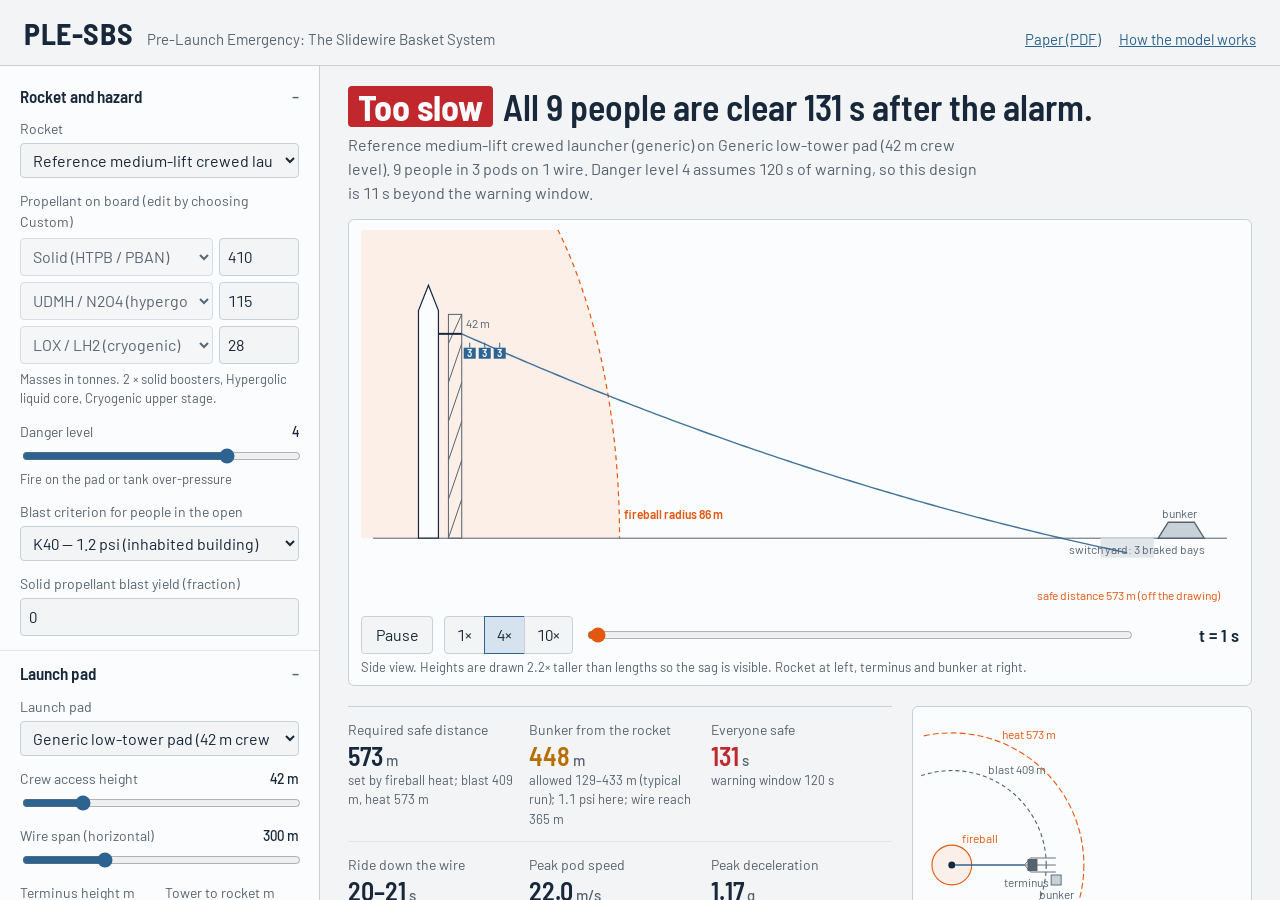
<file: index.html>
<!doctype html>
<html lang="en">
<head>
<meta charset="utf-8">
<meta name="viewport" content="width=device-width, initial-scale=1">
<title>PLE-SBS</title>
<meta http-equiv="refresh" content="0; url=web/">
</head>
<body style="font-family: sans-serif; padding: 16px;">
<p><a href="web/">Open the PLE-SBS evacuation simulator</a></p>
</body>
</html>
</file>
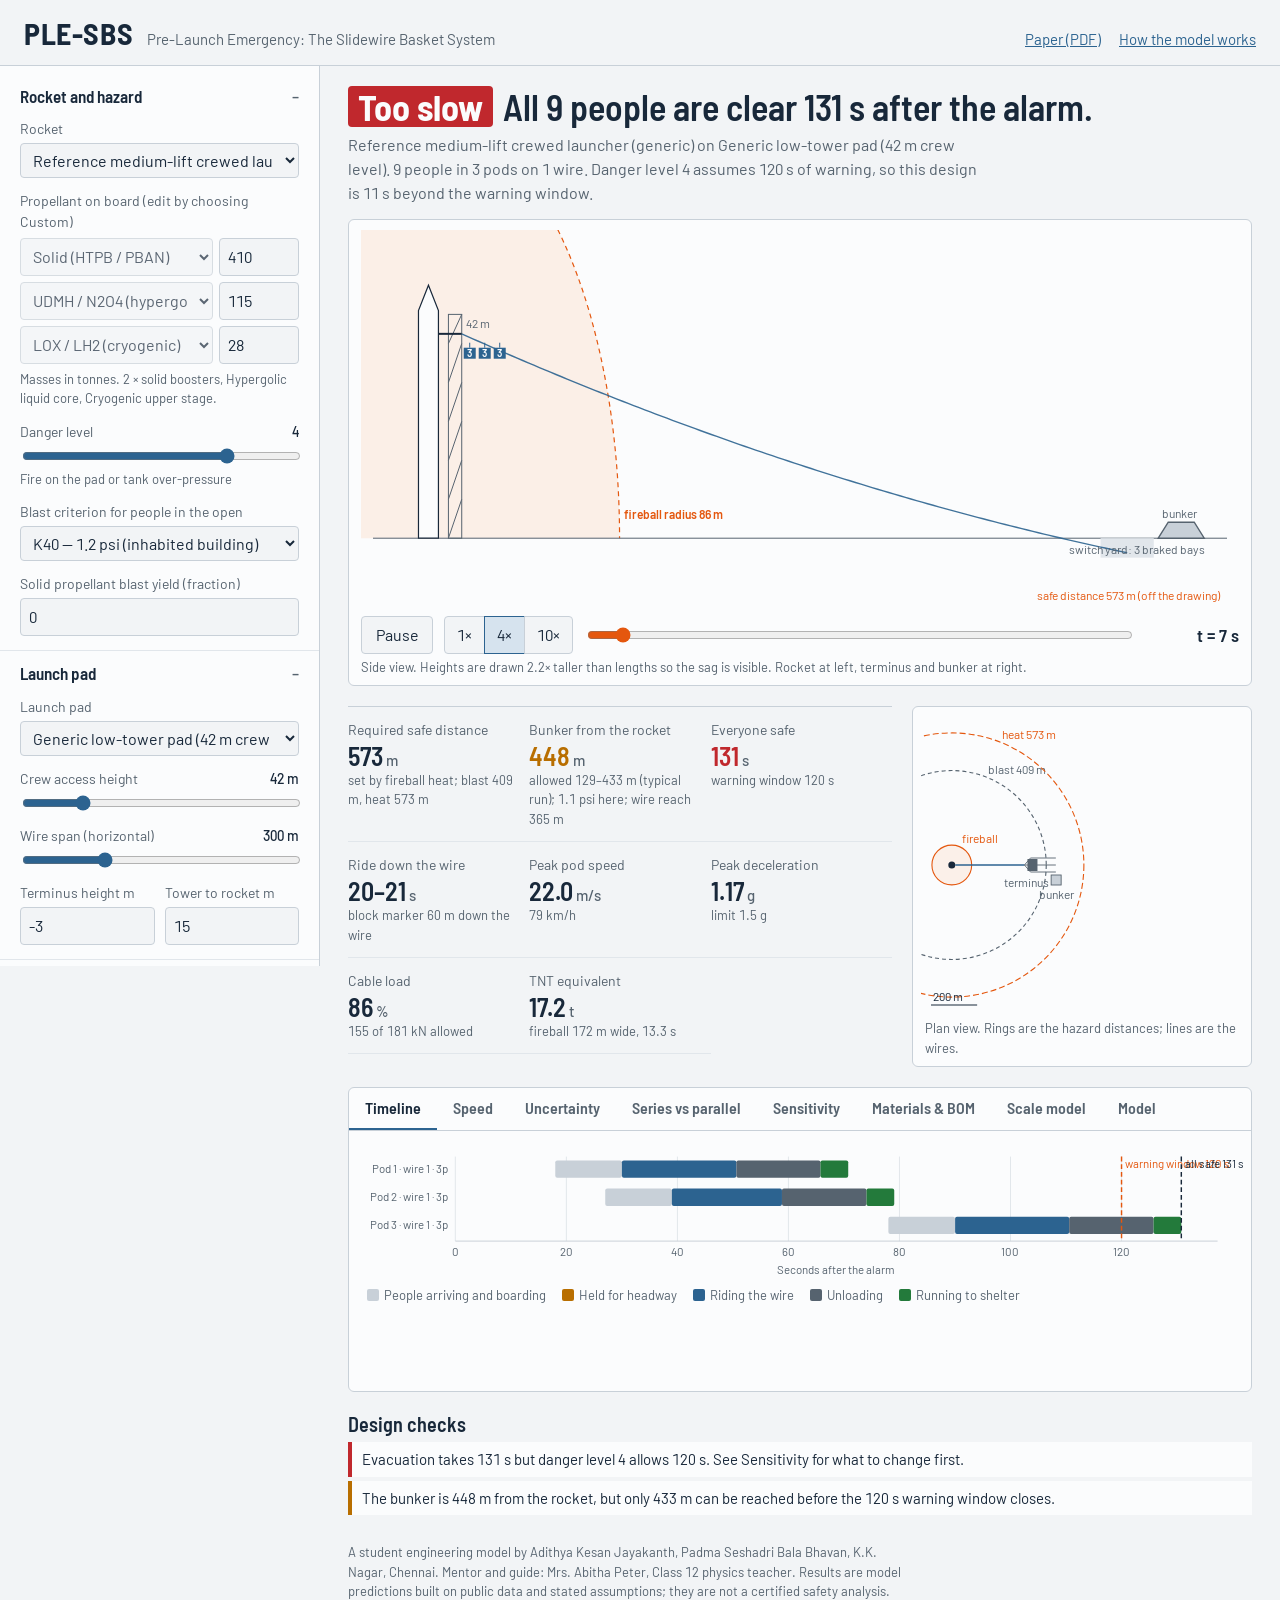
<file: web/index.html>
<!doctype html>
<html lang="en">
<head>
<meta charset="utf-8">
<meta name="viewport" content="width=device-width, initial-scale=1">
<title>PLE-SBS Evacuation Simulator</title>
<meta name="description" content="Pre-Launch Emergency: The Slidewire Basket System. Change the rocket, the pad and the pods, and see whether everyone gets clear in time.">
<link rel="preconnect" href="https://fonts.googleapis.com">
<link rel="preconnect" href="https://fonts.gstatic.com" crossorigin>
<link href="https://fonts.googleapis.com/css2?family=Barlow:wght@400;500;600&family=Barlow+Semi+Condensed:wght@500;600;700&display=swap" rel="stylesheet">
<link rel="stylesheet" href="style.css">
</head>
<body>
<header class="masthead">
  <div class="brand">
    <h1>PLE-SBS</h1>
    <p>Pre-Launch Emergency: The Slidewire Basket System</p>
  </div>
  <nav class="links">
    <a href="#controls" class="to-inputs">Change the inputs</a>
    <a href="../paper/PLE-SBS.pdf">Paper (PDF)</a>
    <a href="#model" data-tab-link="model">How the model works</a>
  </nav>
</header>

<div class="layout">
  <aside class="controls" id="controls" aria-label="Inputs">
    <form id="form" autocomplete="off"></form>
    <div class="control-actions">
      <button type="button" id="reset">Reset to defaults</button>
      <button type="button" id="share">Copy link to this design</button>
    </div>
  </aside>

  <main class="stage">
    <section class="verdict" aria-live="polite">
      <p id="verdict" class="verdict-line">Running the model…</p>
      <p id="verdict-sub" class="verdict-sub"></p>
    </section>

    <section class="drawing">
      <canvas id="elev" aria-label="Side view of the launch pad, slidewires and pods"></canvas>
      <div class="playbar">
        <button type="button" id="play" aria-label="Play">Play</button>
        <div class="speeds" role="group" aria-label="Playback speed">
          <button type="button" data-speed="1">1×</button>
          <button type="button" data-speed="4" class="on">4×</button>
          <button type="button" data-speed="10">10×</button>
        </div>
        <input type="range" id="scrub" min="0" max="200" step="0.1" value="0" aria-label="Time since alarm">
        <output id="clock">t = 0 s</output>
      </div>
      <p class="drawing-note" id="drawing-note"></p>
    </section>

    <section class="figures">
      <dl class="kpis" id="kpis"></dl>
      <figure class="plan">
        <canvas id="plan" aria-label="Plan view: hazard rings, wires and terminus"></canvas>
        <figcaption>Plan view. Rings are the hazard distances; lines are the wires.</figcaption>
      </figure>
    </section>

    <section class="analysis">
      <div class="tabs" role="tablist">
        <button role="tab" data-tab="timeline" aria-selected="true">Timeline</button>
        <button role="tab" data-tab="speed">Speed</button>
        <button role="tab" data-tab="mc">Uncertainty</button>
        <button role="tab" data-tab="trade">Series vs parallel</button>
        <button role="tab" data-tab="sens">Sensitivity</button>
        <button role="tab" data-tab="bom">Materials &amp; BOM</button>
        <button role="tab" data-tab="scale">Scale model</button>
        <button role="tab" data-tab="model">Model</button>
      </div>
      <div class="panel" id="panel-timeline" role="tabpanel"></div>
      <div class="panel" id="panel-speed" role="tabpanel" hidden></div>
      <div class="panel" id="panel-mc" role="tabpanel" hidden>
        <p class="panel-intro">Repeats the evacuation many times with realistic spread in human reaction, boarding, friction, crew mass and wind (up to 34 knots from any direction). The 95th-percentile time is the number to design to.</p>
        <div class="row"><label>Runs <select id="mc-n"><option>200</option><option selected>500</option><option>1000</option></select></label><button type="button" id="mc-run" class="primary">Run Monte Carlo</button></div>
        <div id="mc-out"></div>
      </div>
      <div class="panel" id="panel-trade" role="tabpanel" hidden>
        <p class="panel-intro">Every layout from 1 to 6 wires and 1 to 6 pods per wire. Series = more pods on one wire, released one after another. Parallel = more wires. Cells show time until everyone is safe; outlined cells are the best time for their cost.</p>
        <div class="row"><label>Scenario <select id="trade-scn">
          <option value="inputs">Your crew and timings</option>
          <option value="24" selected>24 people already on the platform</option>
          <option value="36">36 people already on the platform</option>
        </select></label></div>
        <div id="trade-out"></div>
      </div>
      <div class="panel" id="panel-sens" role="tabpanel" hidden>
        <p class="panel-intro">Each input moved 20% down and up while the others stay fixed. Long bars are where design effort pays off.</p>
        <div id="sens-out"></div>
      </div>
      <div class="panel" id="panel-scale" role="tabpanel" hidden>
        <p class="panel-intro">Load runs from the tabletop slidewire (CSV with columns <code>run, wire_length_m, drop_m, mass_kg, time_s, notes</code>). The model fits rolling resistance μ and drag area to the measured times, then compares prediction with measurement.</p>
        <div class="row">
          <label class="file">Choose CSV <input type="file" id="csv" accept=".csv,text/csv"></label>
          <a href="../data/scale_model.csv" download>Download the CSV template</a>
          <a href="../docs/scale-model-protocol.md">Test protocol</a>
        </div>
        <textarea id="csv-text" rows="5" spellcheck="false" placeholder="…or paste CSV rows here"></textarea>
        <div class="row"><button type="button" id="fit" class="primary">Fit model to runs</button></div>
        <div id="scale-out"></div>
      </div>
      <div class="panel" id="panel-bom" role="tabpanel" hidden></div>
      <div class="panel prose" id="panel-model" role="tabpanel" hidden></div>
    </section>

    <section class="checks">
      <h2>Design checks</h2>
      <ul id="flags"></ul>
    </section>

    <footer class="foot">
      <p>A student engineering model by Adithya Kesan Jayakanth, Padma Seshadri Bala Bhavan, K.K. Nagar, Chennai. Mentor and guide: Mrs. Abitha Peter, Class 12 physics teacher. Results are model predictions built on public data and stated assumptions; they are not a certified safety analysis.</p>
    </footer>
  </main>
</div>

<script src="../sim/core.js"></script>
<script src="app.js"></script>
</body>
</html>
</file>
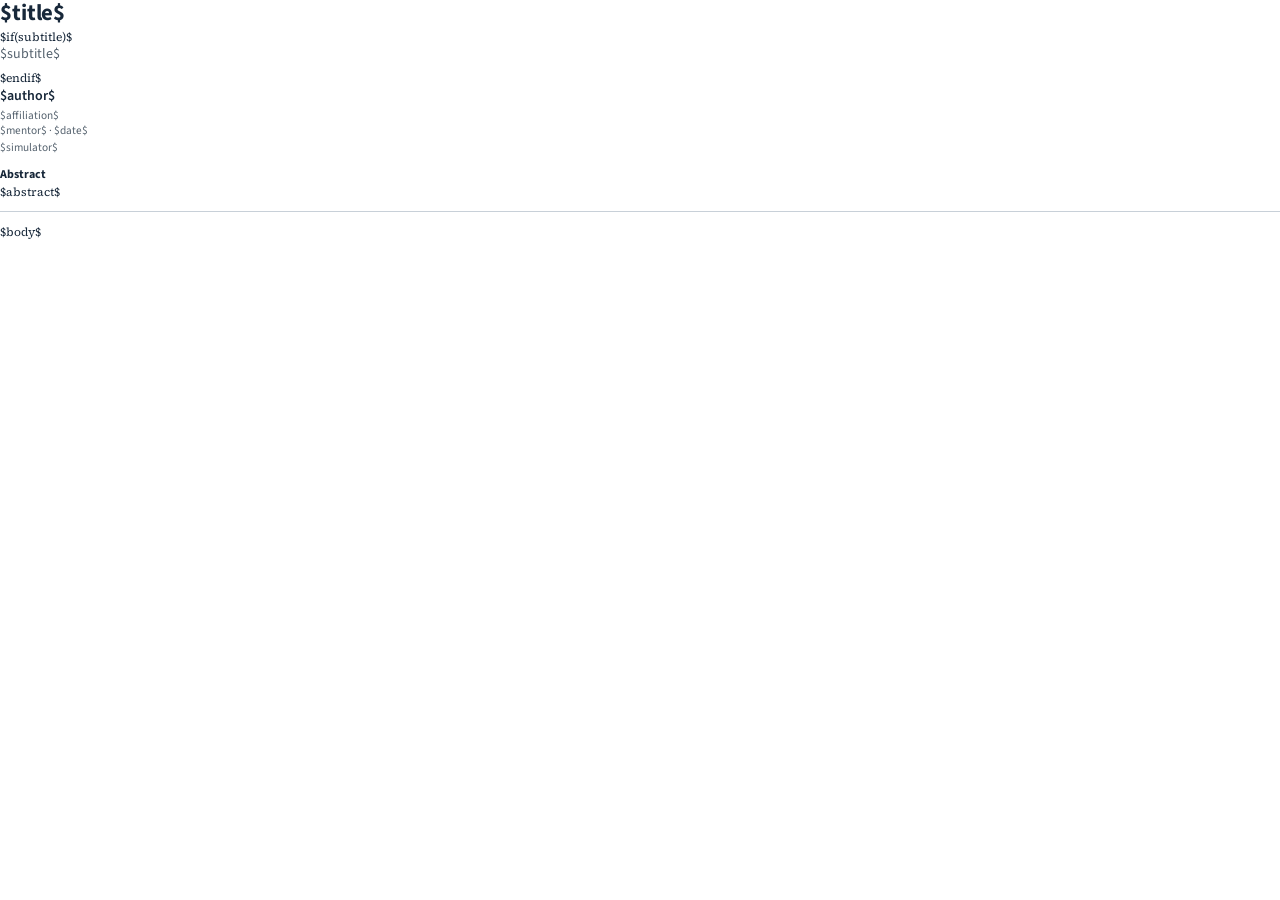
<file: paper/template.html>
<!doctype html>
<html lang="en">
<head>
<meta charset="utf-8">
<title>$title$</title>
<link rel="preconnect" href="https://fonts.googleapis.com">
<link rel="preconnect" href="https://fonts.gstatic.com" crossorigin>
<link href="https://fonts.googleapis.com/css2?family=Source+Serif+4:ital,opsz,wght@0,8..60,400;0,8..60,600;0,8..60,700;1,8..60,400&family=Source+Sans+3:wght@400;600;700&display=swap" rel="stylesheet">
<link rel="stylesheet" href="paper.css">
</head>
<body>
<header class="titleblock">
  <h1 class="title">$title$</h1>
$if(subtitle)$  <p class="subtitle">$subtitle$</p>$endif$
  <p class="author">$author$</p>
  <p class="affil">$affiliation$<br>$mentor$ · $date$</p>
  <p class="affil">$simulator$</p>
  <section class="abstract"><h2>Abstract</h2>$abstract$</section>
</header>
<main class="body">
$body$
</main>
</body>
</html>
</file>
<file: web/style.css>
:root {
  --paper: #f2f4f6;
  --sheet: #fbfcfd;
  --ink: #18283a;
  --graphite: #56636f;
  --rule: #c8d0d8;
  --rule-soft: #e1e6eb;
  --steel: #2c6390;
  --steel-soft: #d6e3ee;
  --hazard: #e4570e;
  --hazard-soft: #fbe3d6;
  --safe: #237a3b;
  --marginal: #b86e00;
  --unsafe: #c0282d;
  --wire-1: #2c6390;
  --wire-2: #6a4c93;
  --wire-3: #1f8a8a;
  --wire-4: #8a5a2b;
  --wire-5: #4d7c0f;
  --wire-6: #9c3d6b;
  --focus: #2c6390;
  --sans: "Barlow", "Helvetica Neue", Arial, sans-serif;
  --cond: "Barlow Semi Condensed", "Barlow", "Arial Narrow", sans-serif;
  color-scheme: light;
}
@media (prefers-color-scheme: dark) {
  :root:not([data-theme="light"]) {
    --paper: #131a22;
    --sheet: #18212b;
    --ink: #e3e9ef;
    --graphite: #9aa7b3;
    --rule: #34414e;
    --rule-soft: #26313c;
    --steel: #7fb2dc;
    --steel-soft: #223447;
    --hazard: #ff7a33;
    --hazard-soft: #3a2418;
    --safe: #5cc27a;
    --marginal: #e8a33a;
    --unsafe: #ff6b6b;
    --wire-1: #7fb2dc;
    --wire-2: #b39ddb;
    --wire-3: #5fcfcf;
    --wire-4: #d9a066;
    --wire-5: #9ccc65;
    --wire-6: #e58fb8;
    --focus: #7fb2dc;
    color-scheme: dark;
  }
}
:root[data-theme="dark"] {
  --paper: #131a22; --sheet: #18212b; --ink: #e3e9ef; --graphite: #9aa7b3; --rule: #34414e; --rule-soft: #26313c;
  --steel: #7fb2dc; --steel-soft: #223447; --hazard: #ff7a33; --hazard-soft: #3a2418; --safe: #5cc27a; --marginal: #e8a33a; --unsafe: #ff6b6b;
  --wire-1: #7fb2dc; --wire-2: #b39ddb; --wire-3: #5fcfcf; --wire-4: #d9a066; --wire-5: #9ccc65; --wire-6: #e58fb8; --focus: #7fb2dc;
  color-scheme: dark;
}

* { box-sizing: border-box; }
html { -webkit-text-size-adjust: 100%; }
body {
  margin: 0;
  background: var(--paper);
  color: var(--ink);
  font: 400 16px/1.5 var(--sans);
  font-variant-numeric: tabular-nums;
}
a { color: var(--steel); }
button, input, select, textarea { font: inherit; color: inherit; }
:focus-visible { outline: 2px solid var(--focus); outline-offset: 2px; }
code { font-size: 0.92em; background: var(--rule-soft); padding: 0 4px; border-radius: 3px; }

/* masthead ------------------------------------------------------------- */
.masthead {
  display: flex; align-items: flex-end; justify-content: space-between; gap: 16px; flex-wrap: wrap;
  padding: 18px 24px 14px; border-bottom: 1px solid var(--rule);
}
.brand { display: flex; align-items: baseline; gap: 14px; flex-wrap: wrap; }
.brand h1 { margin: 0; font: 700 30px/1 var(--cond); letter-spacing: 0.02em; }
.brand p { margin: 0; color: var(--graphite); font-size: 15px; }
.links { display: flex; gap: 18px; font-size: 15px; flex-wrap: wrap; }
.links .to-inputs { display: none; }
@media (max-width: 980px) { .links .to-inputs { display: inline; } }

/* layout --------------------------------------------------------------- */
.layout { display: grid; grid-template-columns: 320px minmax(0, 1fr); min-height: calc(100vh - 64px); }
.controls {
  border-right: 1px solid var(--rule); background: var(--sheet);
  position: sticky; top: 0; height: 100vh; overflow-y: auto; padding: 8px 0 24px;
}
.stage { padding: 20px 28px 40px; min-width: 0; }

/* controls ------------------------------------------------------------- */
.group { border-bottom: 1px solid var(--rule-soft); }
.group > summary {
  list-style: none; cursor: pointer; padding: 12px 20px; font: 600 17px/1.2 var(--cond);
  display: flex; justify-content: space-between; align-items: center;
}
.group > summary::-webkit-details-marker { display: none; }
.group > summary::after { content: "+"; color: var(--graphite); font-weight: 500; }
.group[open] > summary::after { content: "–"; }
.group .body { padding: 0 20px 14px; display: grid; gap: 12px; }
.field { display: grid; gap: 4px; }
.field label { display: flex; justify-content: space-between; gap: 8px; font-size: 14px; color: var(--graphite); }
.field label output, .field label .val { color: var(--ink); font-weight: 500; }
.field .hint { font-size: 13px; color: var(--graphite); margin: 0; }
.field input[type="number"], .field select, textarea {
  width: 100%; padding: 6px 8px; border: 1px solid var(--rule); border-radius: 4px; background: var(--paper);
}
.field input[type="range"] { width: 100%; accent-color: var(--steel); }
.pair { display: grid; grid-template-columns: 1fr 1fr; gap: 10px; }
.check { display: flex; gap: 8px; align-items: center; font-size: 14px; }
.stages { display: grid; gap: 6px; }
.stages .stage-row { display: grid; grid-template-columns: 1fr 80px; gap: 6px; }
.control-actions { display: grid; gap: 8px; padding: 16px 20px; }
.control-actions button, .row button, .playbar button {
  border: 1px solid var(--rule); background: var(--paper); border-radius: 4px; padding: 6px 12px; cursor: pointer;
}
.control-actions button:hover, .row button:hover, .playbar button:hover { border-color: var(--steel); }
button.primary { background: var(--steel); border-color: var(--steel); color: var(--sheet); }
button.primary:hover { filter: brightness(1.08); }

/* verdict -------------------------------------------------------------- */
.verdict { max-width: 62rem; margin-bottom: 14px; }
.verdict-line { margin: 0; font: 600 clamp(24px, 3.1vw, 36px)/1.15 var(--cond); }
.verdict-line .status { display: inline-block; padding: 0 10px; border-radius: 4px; color: var(--sheet); margin-right: 10px; font-weight: 700; }
.verdict-line .status.safe { background: var(--safe); }
.verdict-line .status.marginal { background: var(--marginal); }
.verdict-line .status.unsafe, .verdict-line .status.fail { background: var(--unsafe); }
.verdict-sub { margin: 6px 0 0; color: var(--graphite); max-width: 70ch; }

/* drawing -------------------------------------------------------------- */
.drawing { background: var(--sheet); border: 1px solid var(--rule); border-radius: 6px; padding: 10px 12px 8px; }
#elev { width: 100%; height: 380px; display: block; }
.playbar { display: flex; align-items: center; gap: 12px; padding-top: 6px; flex-wrap: wrap; }
.playbar #play { min-width: 72px; }
.speeds { display: flex; gap: 0; }
.speeds button { border-radius: 0; margin-left: -1px; }
.speeds button:first-child { border-radius: 4px 0 0 4px; }
.speeds button:last-child { border-radius: 0 4px 4px 0; }
.speeds button.on { background: var(--steel-soft); border-color: var(--steel); }
#scrub { flex: 1; min-width: 140px; accent-color: var(--hazard); }
#clock { font: 600 18px/1 var(--cond); min-width: 92px; text-align: right; }
.drawing-note { margin: 4px 0 0; font-size: 13px; color: var(--graphite); }

/* figures -------------------------------------------------------------- */
.figures { display: grid; grid-template-columns: minmax(0, 1fr) minmax(260px, 340px); gap: 20px; margin: 20px 0; align-items: start; }
.kpis { margin: 0; display: grid; grid-template-columns: repeat(auto-fill, minmax(170px, 1fr)); gap: 0; border-top: 1px solid var(--rule); }
.kpi { padding: 12px 14px 12px 0; border-bottom: 1px solid var(--rule-soft); }
.kpi dt { font-size: 14px; color: var(--graphite); }
.kpi dd { margin: 2px 0 0; font: 600 26px/1.1 var(--cond); }
.kpi dd small { font: 500 15px var(--sans); color: var(--graphite); margin-left: 3px; }
.kpi .note { font-size: 13px; color: var(--graphite); }
.kpi.bad dd { color: var(--unsafe); }
.kpi.warn dd { color: var(--marginal); }
.plan { margin: 0; background: var(--sheet); border: 1px solid var(--rule); border-radius: 6px; padding: 8px; }
#plan { width: 100%; height: 300px; display: block; }
.plan figcaption { font-size: 13px; color: var(--graphite); padding: 4px 4px 0; }

/* tabs & panels -------------------------------------------------------- */
.analysis { background: var(--sheet); border: 1px solid var(--rule); border-radius: 6px; }
.tabs { display: flex; gap: 0; overflow-x: auto; border-bottom: 1px solid var(--rule); scrollbar-width: thin; }
.tabs button {
  border: 0; background: none; padding: 12px 16px; cursor: pointer; white-space: nowrap;
  font: 600 16px/1 var(--cond); color: var(--graphite); border-bottom: 3px solid transparent; margin-bottom: -1px;
}
.tabs button[aria-selected="true"] { color: var(--ink); border-bottom-color: var(--steel); }
.panel { padding: 16px 18px 20px; min-height: 260px; }
.panel-intro { margin: 0 0 12px; color: var(--graphite); max-width: 75ch; }
.row { display: flex; gap: 12px; align-items: center; flex-wrap: wrap; margin-bottom: 12px; }
.row label { display: flex; gap: 6px; align-items: center; font-size: 14px; }
.row select { padding: 5px 6px; border: 1px solid var(--rule); border-radius: 4px; background: var(--paper); }
.file input { font-size: 13px; }
textarea { font-size: 13px; margin-bottom: 10px; font-family: ui-monospace, Menlo, monospace; }
.chart { width: 100%; display: block; overflow: visible; }
.chart text { fill: var(--graphite); font: 12px var(--sans); }
.chart .axis line, .chart .axis path { stroke: var(--rule); }
.chart .grid line { stroke: var(--rule-soft); }
.chart .title { fill: var(--ink); font: 600 14px var(--cond); }
.legend { display: flex; gap: 16px; flex-wrap: wrap; font-size: 13px; color: var(--graphite); margin-top: 6px; }
.legend i { display: inline-block; width: 12px; height: 12px; border-radius: 2px; margin-right: 5px; vertical-align: -1px; }
.stats { display: flex; gap: 28px; flex-wrap: wrap; margin: 4px 0 10px; }
.stats div { display: grid; }
.stats span { font-size: 13px; color: var(--graphite); }
.stats strong { font: 600 22px/1.1 var(--cond); }
table.data { border-collapse: collapse; font-size: 14px; margin-top: 10px; }
table.data th, table.data td { padding: 4px 12px 4px 0; text-align: right; border-bottom: 1px solid var(--rule-soft); }
table.data th:first-child, table.data td:first-child { text-align: left; }
table.data th { color: var(--graphite); font-weight: 500; }
.prose { max-width: 75ch; }
.prose h3 { font: 600 19px/1.2 var(--cond); margin: 18px 0 6px; }
.prose p, .prose li { margin: 0 0 8px; }
.prose .eq { font-family: "Cambria Math", "STIX Two Math", Georgia, serif; background: var(--paper); padding: 6px 10px; border-left: 3px solid var(--steel); margin: 6px 0 10px; }
.stale { color: var(--marginal); font-size: 14px; }

/* checks --------------------------------------------------------------- */
.checks { margin-top: 20px; }
.checks h2 { font: 600 20px/1.2 var(--cond); margin: 0 0 6px; }
#flags { list-style: none; padding: 0; margin: 0; display: grid; gap: 4px; }
#flags li { padding: 6px 10px; border-left: 4px solid var(--rule); background: var(--sheet); font-size: 15px; }
#flags li.fail { border-left-color: var(--unsafe); }
#flags li.warn { border-left-color: var(--marginal); }
#flags li.ok { border-left-color: var(--safe); }
.foot { margin-top: 28px; font-size: 13px; color: var(--graphite); max-width: 80ch; }

/* responsive ----------------------------------------------------------- */
@media (max-width: 980px) {
  .layout { grid-template-columns: 1fr; }
  .controls { position: static; height: auto; border-right: 0; border-top: 1px solid var(--rule); order: 2; }
  .stage { order: 1; padding: 16px 16px 24px; }
  .figures { grid-template-columns: 1fr; }
  #elev { height: 300px; }
}
@media (max-width: 520px) {
  .masthead { padding: 14px 16px 10px; }
  #elev { height: 240px; }
  .kpi dd { font-size: 22px; }
  .tabs button { padding: 10px 12px; font-size: 15px; }
}
@media (prefers-reduced-motion: reduce) {
  * { scroll-behavior: auto !important; }
}

.prose .sources { padding-left: 18px; font-size: 15px; }
.prose .sources li { margin-bottom: 4px; overflow-wrap: anywhere; }

.table-scroll { overflow-x: auto; }
table.data.bom { font-size: 13px; min-width: 760px; }
table.data.bom td, table.data.bom th { text-align: left; vertical-align: top; padding-right: 14px; }
h3.sub { font: 600 18px/1.2 var(--cond); margin: 18px 0 4px; }
</file>
<file: paper/paper.css>
@page {
  size: letter;
  margin: 0.45in 0.5in 0.45in 0.5in;
  @bottom-center { content: counter(page); font: 8pt "Source Sans 3", sans-serif; color: #56636f; }
}
:root { --ink: #18283a; --muted: #56636f; --rule: #c8d0d8; --accent: #2c6390; }
html { font-size: 8.9pt; }
body {
  margin: 0; color: var(--ink);
  font-family: "Source Serif 4", Georgia, serif; line-height: 1.27;
  font-variant-numeric: lining-nums;
  -webkit-print-color-adjust: exact; print-color-adjust: exact;
  hyphens: auto;
}
.titleblock { text-align: left; border-bottom: 1px solid var(--rule); padding-bottom: 8pt; margin-bottom: 10pt; }
.title { font: 700 17pt/1.15 "Source Sans 3", sans-serif; margin: 0 0 3pt; letter-spacing: -0.005em; }
.subtitle { font: 400 10.5pt/1.3 "Source Sans 3", sans-serif; color: var(--muted); margin: 0 0 6pt; }
.author { font: 600 10.5pt "Source Sans 3", sans-serif; margin: 0; }
.affil { font: 400 8.5pt/1.35 "Source Sans 3", sans-serif; color: var(--muted); margin: 1pt 0 0; }
.abstract { margin-top: 8pt; column-span: all; }
.abstract h2 { font: 700 9pt "Source Sans 3", sans-serif; margin: 0 0 2pt; }
.abstract p { margin: 0; font-size: 9pt; line-height: 1.35; text-align: justify; }

.body { column-count: 2; column-gap: 0.2in; column-fill: auto; text-align: justify; }
.body > *:first-child { margin-top: 0; }
h1 { font: 700 10pt/1.2 "Source Sans 3", sans-serif; margin: 7pt 0 2pt; break-after: avoid; }
h2 { font: 600 9.2pt/1.2 "Source Sans 3", sans-serif; margin: 5pt 0 1.5pt; break-after: avoid; color: var(--ink); }
p { margin: 0 0 3.5pt; orphans: 2; widows: 2; }
ul { margin: 0 0 4.5pt; padding-left: 12pt; }
li { margin-bottom: 2pt; }
strong { font-weight: 600; }
code { font: 8pt ui-monospace, Menlo, monospace; }
a { color: inherit; text-decoration: none; }

math { font-size: 1.04em; }
math[display="block"] { margin: 4pt 0; }

figure { margin: 4pt 0 6pt; break-inside: avoid; }
figure img { display: block; width: 100%; height: auto; }
figure:has(img.wide) { column-span: all; margin: 4pt 0 10pt; }
.wide { column-span: all; }
.wide table { margin: 4pt 0 8pt; }
figcaption { font: 7.3pt/1.25 "Source Sans 3", sans-serif; color: var(--muted); margin-top: 3pt; text-align: left; }

table { width: 100%; border-collapse: collapse; margin: 4pt 0 2pt; font: 7.3pt/1.22 "Source Sans 3", sans-serif; break-inside: avoid; }
caption { caption-side: top; text-align: left; font: 600 7.8pt "Source Sans 3", sans-serif; color: var(--ink); margin-bottom: 2pt; }
thead th { border-top: 1px solid var(--ink); border-bottom: 0.6px solid var(--ink); font-weight: 600; padding: 2pt 3pt; }
td { padding: 1.2pt 3pt; border-bottom: 0.4px solid #e1e6eb; vertical-align: top; }
tbody tr:last-child td { border-bottom: 1px solid var(--ink); }
table + p, table + h1, table + h2 { margin-top: 6pt; }

/* references: smaller, hanging */
#references ~ p, section#references p { font-size: 6.8pt; line-height: 1.18; text-align: left; padding-left: 14pt; text-indent: -14pt; margin-bottom: 2pt; }
section#references a, #references ~ p a { hyphens: none; overflow-wrap: anywhere; word-break: break-all; }
section#references p { hyphens: none; }

/* highlighted contribution */
.addon { border-left: 2.5pt solid var(--accent); background: #eaf1f7; padding: 4pt 6pt; margin: 4pt 0 6pt; break-inside: avoid; }
.addon p { margin: 0; }
.addon strong { color: var(--accent); }
</file>
